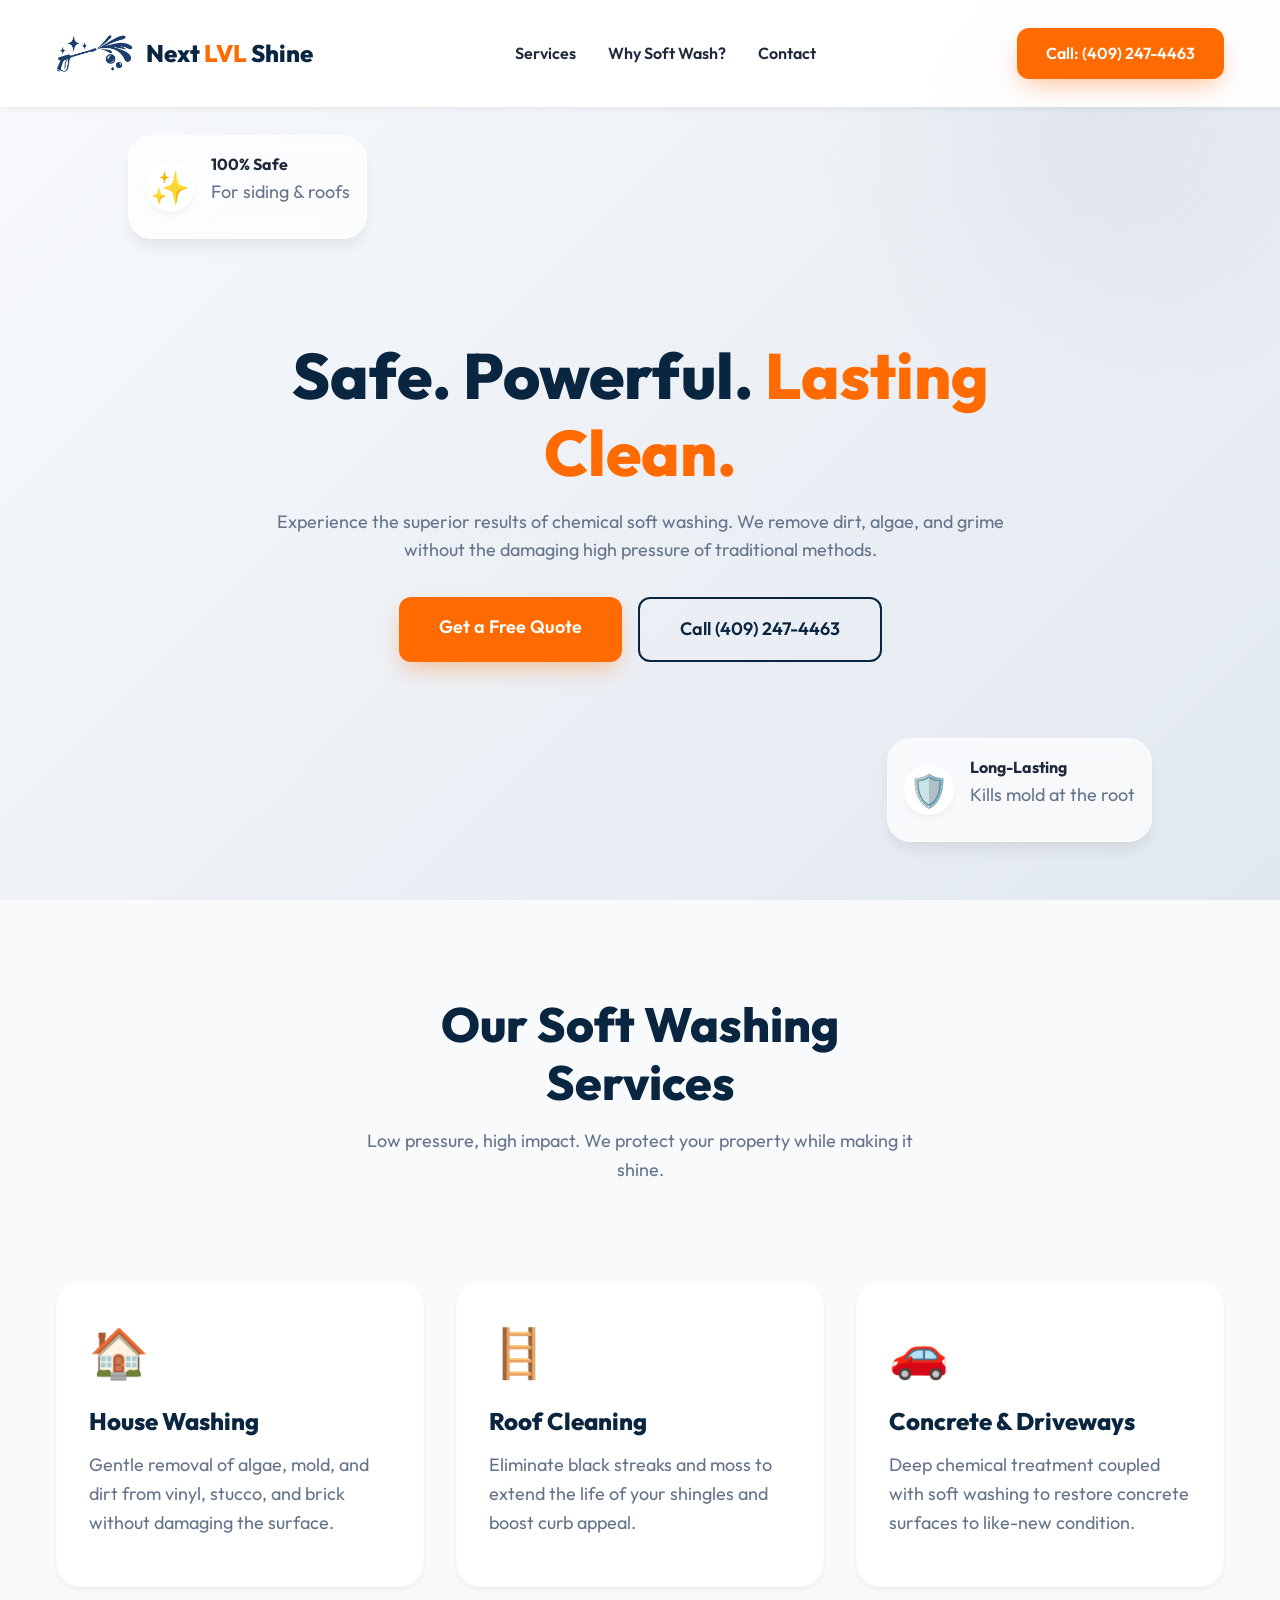
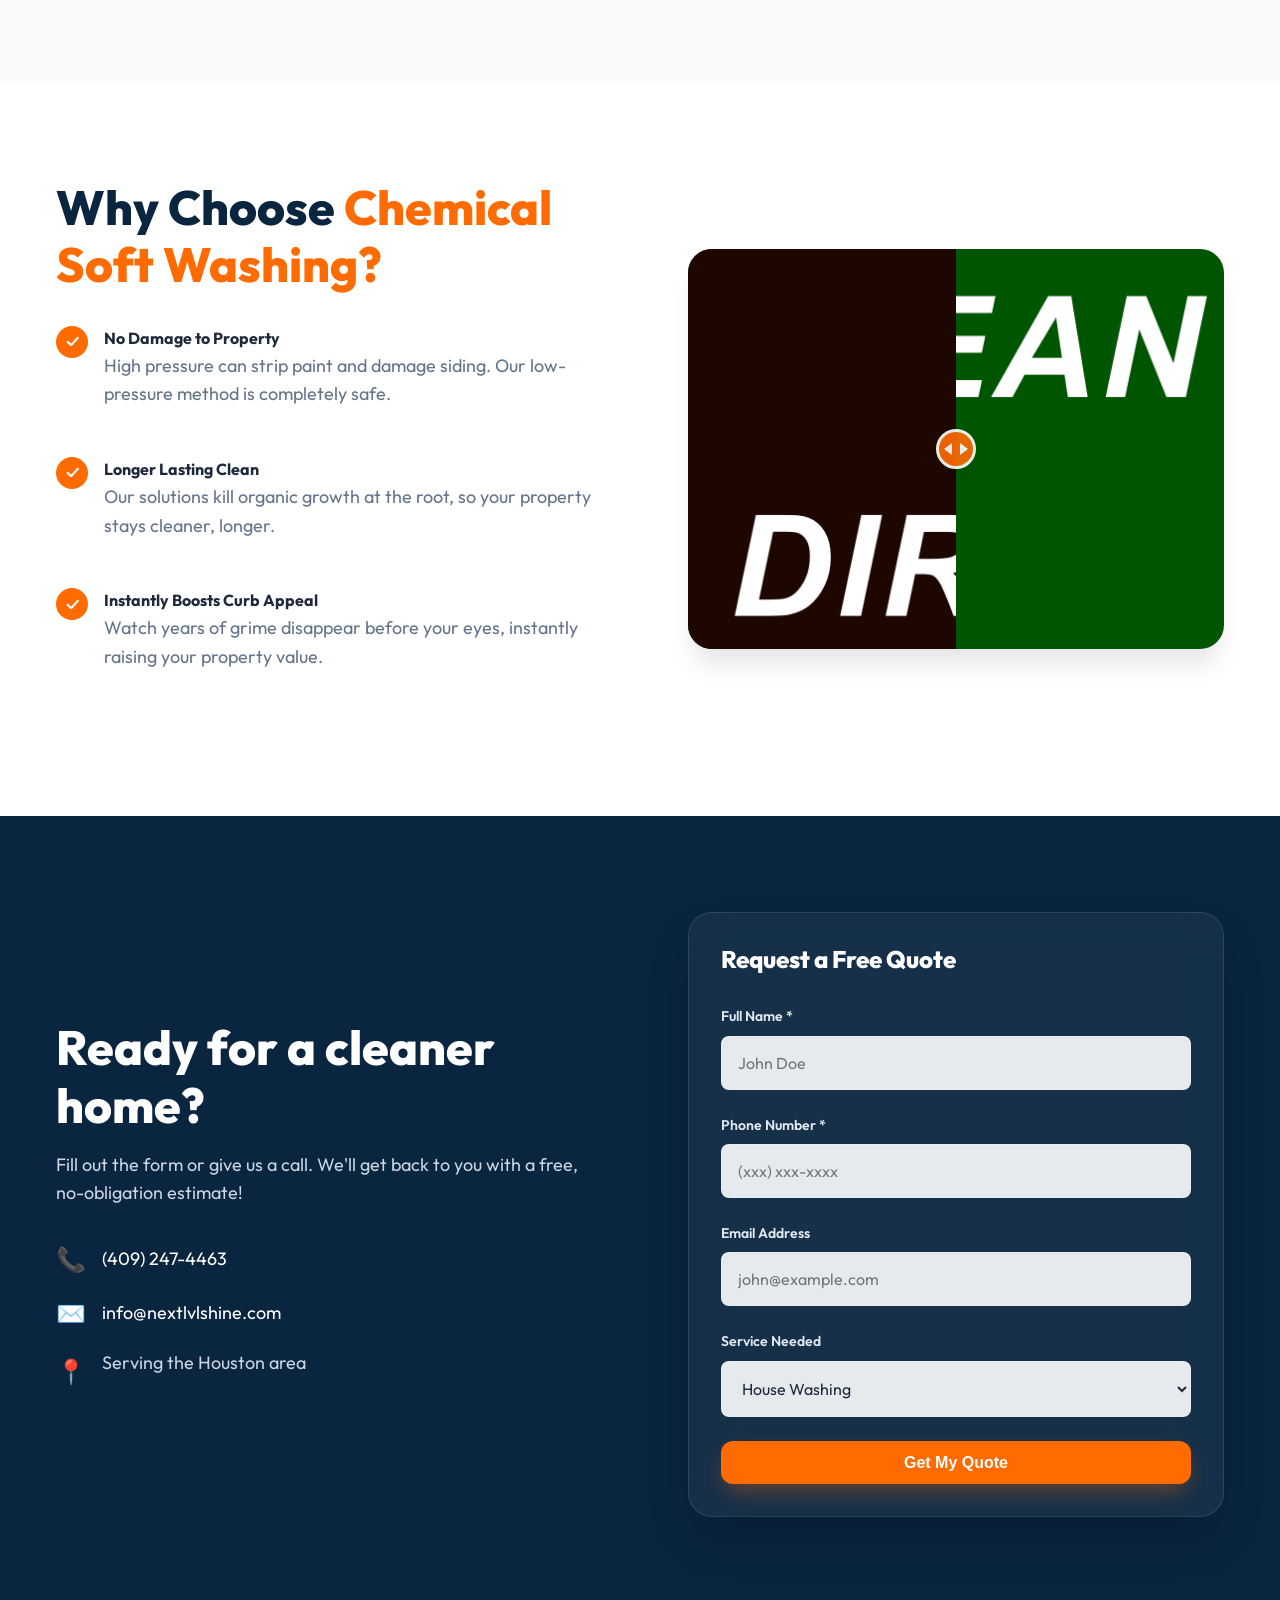
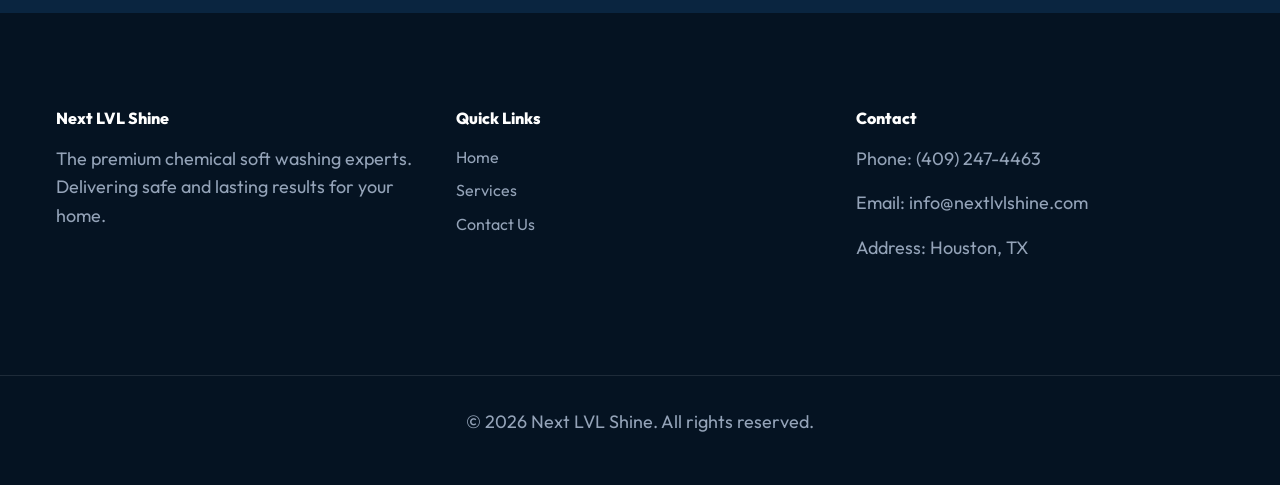
<file: index.html>
<!DOCTYPE html>
<html lang="en">
<head>
    <meta charset="UTF-8">
    <meta name="viewport" content="width=device-width, initial-scale=1.0">
    <title>Next LVL Shine | Soft Washing Services</title>
    <meta name="description" content="Professional chemical low pressure washing services. Safe, effective, and long-lasting exterior cleaning.">
    
    <!-- Google Fonts -->
    <link rel="preconnect" href="https://fonts.googleapis.com">
    <link rel="preconnect" href="https://fonts.gstatic.com" crossorigin>
    <link href="https://fonts.googleapis.com/css2?family=Outfit:wght@300;400;600;800&display=swap" rel="stylesheet">
    
    <!-- Custom CSS -->
    <link rel="stylesheet" href="css/styles.css">
</head>
<body>

    <!-- Navigation -->
    <nav class="navbar">
        <div class="nav-container">
            <div class="logo">
                <img src="img/nxtlvlshine.svg" alt="Next LVL Shine Logo" class="logo-icon" style="height: 75px; width: auto; margin-right: 5px;">
                <a href="#home"><span class="logo-text">Next <span class="logo-accent"> LVL</span> Shine</span></a>
            </div>
            <div class="nav-links">
                <a href="#services">Services</a>
                <a href="#benefits">Why Soft Wash?</a>
                <a href="#contact">Contact</a>
            </div>
            <a href="tel:+14092474463" class="btn btn-primary pulse-btn nav-cta">
                <span class="cta-text">Call: (409) 247-4463</span>
                <span class="cta-icon">
                    <svg xmlns="http://www.w3.org/2000/svg" viewBox="0 0 24 24" width="20" height="20" fill="currentColor">
                        <path d="M20.01 15.38c-1.23 0-2.42-.2-3.53-.56a.977.977 0 00-1.01.24l-1.57 1.97c-2.83-1.35-5.48-3.9-6.89-6.83l1.95-1.66c.27-.28.35-.67.24-1.02-.37-1.11-.56-2.3-.56-3.53 0-.54-.45-.99-.99-.99H4.19C3.65 3 3 3.24 3 3.99 3 13.28 10.73 21 20.01 21c.71 0 .99-.63.99-1.18v-3.45c0-.54-.45-.99-.99-.99z"/>
                    </svg>
                </span>
            </a>
        </div>
    </nav>

    <!-- Hero Section -->
    <header class="hero" id="home">
        <div class="hero-content fade-in-up">
            <h1>Safe. Powerful. <span class="text-accent">Lasting Clean.</span></h1>
            <p>Experience the superior results of chemical soft washing. We remove dirt, algae, and grime without the damaging high pressure of traditional methods.</p>
            <div class="hero-buttons">
                <a href="#contact" class="btn btn-primary btn-large">Get a Free Quote</a>
                <a href="tel:+14092474463" class="btn btn-outline btn-large">Call (409) 247-4463</a>
            </div>
        </div>
        <div class="hero-graphic fade-in-up delay-1">
            <div class="glass-card hero-badge">
                <span class="badge-icon">✨</span>
                <div>
                    <strong>100% Safe</strong>
                    <p>For siding & roofs</p>
                </div>
            </div>
            <div class="glass-card hero-badge badge-right">
                <span class="badge-icon">🛡️</span>
                <div>
                    <strong>Long-Lasting</strong>
                    <p>Kills mold at the root</p>
                </div>
            </div>
        </div>
    </header>

    <!-- Services Section -->
    <section class="services section-padding" id="services">
        <div class="container text-center section-header fade-in-up">
            <h2>Our Soft Washing Services</h2>
            <p>Low pressure, high impact. We protect your property while making it shine.</p>
        </div>
        <div class="container grid-3">
            <div class="service-card slide-in-left">
                <div class="card-icon">🏠</div>
                <h3>House Washing</h3>
                <p>Gentle removal of algae, mold, and dirt from vinyl, stucco, and brick without damaging the surface.</p>
            </div>
            <div class="service-card slide-in-bottom delay-1">
                <div class="card-icon">🪜</div>
                <h3>Roof Cleaning</h3>
                <p>Eliminate black streaks and moss to extend the life of your shingles and boost curb appeal.</p>
            </div>
            <div class="service-card slide-in-right delay-2">
                <div class="card-icon">🚗</div>
                <h3>Concrete & Driveways</h3>
                <p>Deep chemical treatment coupled with soft washing to restore concrete surfaces to like-new condition.</p>
            </div>
        </div>
    </section>

    <!-- Benefits Section -->
    <section class="benefits section-padding bg-light" id="benefits">
        <div class="container benefits-layout">
            <div class="benefits-text fade-in-up">
                <h2>Why Choose <span class="text-accent">Chemical Soft Washing?</span></h2>
                <ul class="benefits-list">
                    <li>
                        <span class="check-icon">✓</span>
                        <div>
                            <strong>No Damage to Property</strong>
                            <p>High pressure can strip paint and damage siding. Our low-pressure method is completely safe.</p>
                        </div>
                    </li>
                    <li>
                        <span class="check-icon">✓</span>
                        <div>
                            <strong>Longer Lasting Clean</strong>
                            <p>Our solutions kill organic growth at the root, so your property stays cleaner, longer.</p>
                        </div>
                    </li>
                    <li>
                        <span class="check-icon">✓</span>
                        <div>
                            <strong>Instantly Boosts Curb Appeal</strong>
                            <p>Watch years of grime disappear before your eyes, instantly raising your property value.</p>
                        </div>
                    </li>
                </ul>
            </div>
            <div class="benefits-image fade-in-up delay-1">
                <div class="img-comp-container" style="height: 400px; border-radius: var(--border-radius-lg); overflow: hidden; box-shadow: var(--shadow-lg);">
                    <div class="img-comp-img">
                        <img src="img/clean.png" alt="Clean House Surface">
                    </div>
                    <div class="img-comp-img img-comp-overlay">
                        <img src="img/dirty.png" alt="Dirty House Surface">
                    </div>
                </div>
            </div>
        </div>
    </section>

    <!-- Lead Generation Form Section -->
    <section class="contact-section section-padding" id="contact">
        <div class="container contact-container">
            <div class="contact-info fade-in-up">
                <h2>Ready for a cleaner home?</h2>
                <p>Fill out the form or give us a call. We'll get back to you with a free, no-obligation estimate!</p>
                <div class="contact-details">
                    <div class="detail-item">
                        <span class="detail-icon">📞</span>
                        <a href="tel:+14092474463">(409) 247-4463</a>
                    </div>
                    <div class="detail-item">
                        <span class="detail-icon">✉️</span>
                        <a href="mailto:info@nextlvlshine.com">info@nextlvlshine.com</a>
                    </div>
                    <div class="detail-item">
                        <span class="detail-icon">📍</span>
                        <p>Serving the Houston area</p>
                    </div>
                </div>
            </div>
            
            <div class="form-wrapper glass-form fade-in-up delay-1">
                <h3>Request a Free Quote</h3>
                <form id="leadForm" class="lead-form">
                    <div class="form-group">
                        <label for="name">Full Name *</label>
                        <input type="text" id="name" name="name" required placeholder="John Doe">
                    </div>
                    <div class="form-group">
                        <label for="phone">Phone Number *</label>
                        <input type="tel" id="phone" name="phone" required placeholder="(xxx) xxx-xxxx">
                    </div>
                    <div class="form-group">
                        <label for="email">Email Address</label>
                        <input type="email" id="email" name="email" placeholder="john@example.com">
                    </div>
                    <div class="form-group">
                        <label for="service">Service Needed</label>
                        <select id="service" name="service">
                            <option value="house">House Washing</option>
                            <option value="roof">Roof Cleaning</option>
                            <option value="driveway">Driveway/Concrete</option>
                            <option value="other">Other / Not Sure</option>
                        </select>
                    </div>
                    <button type="submit" class="btn btn-primary btn-block btn-submit">Get My Quote</button>
                    <div id="formSuccess" class="form-success hidden">
                        Thanks! We will contact you shortly.
                    </div>
                </form>
            </div>
        </div>
    </section>

    <!-- Footer -->
    <footer class="footer">
        <div class="container footer-content grid-3">
            <div class="footer-col">
                <h4>Next LVL Shine</h4>
                <p>The premium chemical soft washing experts. Delivering safe and lasting results for your home.</p>
            </div>
            <div class="footer-col">
                <h4>Quick Links</h4>
                <ul>
                    <li><a href="#home">Home</a></li>
                    <li><a href="#services">Services</a></li>
                    <li><a href="#contact">Contact Us</a></li>
                </ul>
            </div>
            <div class="footer-col">
                <h4>Contact</h4>
                <p>Phone: <a href="tel:+14092474463">(409) 247-4463</a></p>
                <p>Email: info@nextlvlshine.com</p>
                <p>Address: Houston, TX</p>
            </div>
        </div>
        <div class="footer-bottom">
            <p>&copy; 2026 Next LVL Shine. All rights reserved.</p>
        </div>
    </footer>

    <!-- Custom JS -->
    <script src="js/app.js"></script>
</body>
</html>
</file>
<file: css/styles.css>
/* =========================================
   CSS Variables & Theme Setup
   ========================================= */
:root {
    /* Colors - Light Mode with Deep Blue and Orange */
    --color-primary: #0A2540;      /* Deep Blue */
    --color-primary-light: #1A3E6D;
    --color-accent: #FF6B00;       /* Vibrant Orange */
    --color-accent-hover: #E65A00;
    
    --color-bg-main: #F8FAFC;      /* Off-white fresh background */
    --color-bg-alt: #FFFFFF;       /* Pure white for cards */
    
    --color-text-main: #1E293B;    /* Dark slate for readable text */
    --color-text-muted: #64748B;
    
    /* Typography */
    --font-family: 'Outfit', sans-serif;
    
    /* Spacing & Layout */
    --container-max-width: 1200px;
    --spacing-xs: 0.5rem;
    --spacing-sm: 1rem;
    --spacing-md: 2rem;
    --spacing-lg: 4rem;
    --spacing-xl: 6rem;
    
    /* Borders & Shadows */
    --border-radius-sm: 8px;
    --border-radius-md: 12px;
    --border-radius-lg: 24px;
    
    --shadow-sm: 0 4px 6px -1px rgba(0, 0, 0, 0.05);
    --shadow-md: 0 10px 15px -3px rgba(0, 0, 0, 0.08);
    --shadow-lg: 0 20px 25px -5px rgba(0, 0, 0, 0.1);
    --shadow-accent: 0 10px 25px -5px rgba(255, 107, 0, 0.4);
    
    /* Transitions */
    --transition-fast: 0.2s ease;
    --transition-medium: 0.4s cubic-bezier(0.16, 1, 0.3, 1);
}

/* =========================================
   Reset & Base Styles
   ========================================= */
* {
    margin: 0;
    padding: 0;
    box-sizing: border-box;
}

html {
    scroll-behavior: smooth;
    font-size: 16px;
    overflow-x: hidden;
    width: 100%;
}

body {
    font-family: var(--font-family);
    background-color: var(--color-bg-main);
    color: var(--color-text-main);
    line-height: 1.6;
    overflow-x: hidden;
    width: 100%;
}

a {
    text-decoration: none;
    color: inherit;
}

ul {
    list-style: none;
}

.container {
    max-width: var(--container-max-width);
    margin: 0 auto;
    padding: 0 var(--spacing-sm);
}

.section-padding {
    padding: var(--spacing-xl) 0;
}

.text-center {
    text-align: center;
}

.text-accent {
    color: var(--color-accent);
}

.bg-light {
    background-color: var(--color-bg-alt);
}

.hidden {
    display: none !important;
}

/* =========================================
   Typography
   ========================================= */
h1, h2, h3, h4 {
    color: var(--color-primary);
    line-height: 1.2;
    margin-bottom: var(--spacing-sm);
    font-weight: 800;
}

h1 {
    font-size: clamp(2.5rem, 5vw, 4.5rem);
}

h2 {
    font-size: clamp(2rem, 4vw, 3rem);
}

h3 {
    font-size: 1.5rem;
}

p {
    margin-bottom: var(--spacing-sm);
    color: var(--color-text-muted);
    font-size: 1.125rem;
}

/* =========================================
   Buttons
   ========================================= */
.btn {
    display: inline-block;
    padding: 0.8rem 1.8rem;
    border-radius: var(--border-radius-md);
    font-weight: 600;
    font-size: 1rem;
    cursor: pointer;
    transition: all var(--transition-fast);
    border: none;
    text-align: center;
}

.btn-primary {
    background-color: var(--color-accent);
    color: white;
    box-shadow: var(--shadow-accent);
}

.btn-primary:hover {
    background-color: var(--color-accent-hover);
    transform: translateY(-2px);
    box-shadow: 0 15px 30px -5px rgba(255, 107, 0, 0.5);
}

.btn-outline {
    background-color: transparent;
    border: 2px solid var(--color-primary);
    color: var(--color-primary);
}

.btn-outline:hover {
    background-color: var(--color-primary);
    color: white;
}

.btn-large {
    padding: 1rem 2.5rem;
    font-size: 1.125rem;
}

.btn-block {
    width: 100%;
}

/* Pulse Animation for CTA */
@keyframes pulse {
    0% { transform: scale(1); box-shadow: 0 0 0 0 rgba(255, 107, 0, 0.7); }
    70% { transform: scale(1.02); box-shadow: 0 0 0 15px rgba(255, 107, 0, 0); }
    100% { transform: scale(1); box-shadow: 0 0 0 0 rgba(255, 107, 0, 0); }
}

.pulse-btn {
    animation: pulse 2s infinite;
}

.nav-cta .cta-icon {
    display: none;
}

/* =========================================
   Navigation
   ========================================= */
.navbar {
    position: fixed;
    top: 0;
    left: 0;
    width: 100%;
    background-color: rgba(255, 255, 255, 0.95);
    backdrop-filter: blur(10px);
    z-index: 1000;
    box-shadow: var(--shadow-sm);
    padding: 1rem 0;
}

.nav-container {
    max-width: var(--container-max-width);
    margin: 0 auto;
    padding: 0 var(--spacing-sm);
    display: flex;
    justify-content: space-between;
    align-items: center;
}

.logo {
    display: flex;
    align-items: center;
    gap: 0.5rem;
    font-size: 1.5rem;
    font-weight: 800;
    color: var(--color-primary);
}

.logo-accent {
    color: var(--color-accent);
}

.nav-links {
    display: flex;
    gap: 2rem;
}

.nav-links a {
    font-weight: 600;
    color: var(--color-text-main);
    transition: color var(--transition-fast);
}

.nav-links a:hover {
    color: var(--color-accent);
}

/* =========================================
   Hero Section
   ========================================= */
.hero {
    min-height: 100vh;
    padding-top: 100px; /* Offset for navbar */
    display: flex;
    align-items: center;
    justify-content: center;
    background: linear-gradient(135deg, var(--color-bg-main) 0%, #E2E8F0 100%);
    position: relative;
    overflow: hidden;
}

.hero::before {
    content: '';
    position: absolute;
    top: -20%;
    right: -10%;
    width: 600px;
    height: 600px;
    border-radius: 50%;
    background: radial-gradient(circle, rgba(10,37,64,0.05) 0%, rgba(255,255,255,0) 70%);
    z-index: 0;
}

.hero-content {
    max-width: 800px;
    text-align: center;
    position: relative;
    z-index: 1;
    padding: 0 1rem;
}

.hero-buttons {
    display: flex;
    gap: 1rem;
    justify-content: center;
    margin-top: var(--spacing-md);
}

.hero-graphic {
    position: absolute;
    width: 100%;
    height: 100%;
    top: 0;
    left: 0;
    pointer-events: none;
    z-index: 0;
}

.glass-card {
    background: rgba(255, 255, 255, 0.7);
    backdrop-filter: blur(10px);
    border: 1px solid rgba(255, 255, 255, 0.5);
    border-radius: var(--border-radius-lg);
    padding: 1rem;
    display: flex;
    align-items: center;
    gap: 1rem;
    box-shadow: var(--shadow-md);
}

.hero-badge {
    position: absolute;
    top: 15%;
    left: 10%;
    animation: float 6s ease-in-out infinite;
}

.badge-right {
    top: 82%;
    left: auto;
    right: 10%;
    animation-delay: -3s;
}

.badge-icon {
    font-size: 2rem;
    background: white;
    width: 50px;
    height: 50px;
    display: flex;
    align-items: center;
    justify-content: center;
    border-radius: 50%;
    box-shadow: var(--shadow-sm);
}

@keyframes float {
    0% { transform: translateY(0px); }
    50% { transform: translateY(-20px); }
    100% { transform: translateY(0px); }
}

/* =========================================
   Services Section
   ========================================= */
.grid-3 {
    display: grid;
    grid-template-columns: repeat(auto-fit, minmax(300px, 1fr));
    gap: var(--spacing-md);
}

.section-header {
    margin-bottom: var(--spacing-xl);
    max-width: 600px;
    margin-left: auto;
    margin-right: auto;
}

.service-card {
    background: var(--color-bg-alt);
    padding: var(--spacing-md);
    border-radius: var(--border-radius-lg);
    box-shadow: var(--shadow-sm);
    transition: transform var(--transition-medium), box-shadow var(--transition-medium);
    border: 1px solid rgba(0,0,0,0.02);
}

.service-card:hover {
    transform: translateY(-10px);
    box-shadow: var(--shadow-lg);
    border-color: var(--color-accent);
}

.card-icon {
    font-size: 3rem;
    margin-bottom: var(--spacing-sm);
    color: var(--color-primary);
}

/* =========================================
   Benefits Section
   ========================================= */
.benefits-layout {
    display: grid;
    grid-template-columns: 1fr 1fr;
    gap: var(--spacing-xl);
    align-items: center;
}

.benefits-list {
    margin-top: var(--spacing-md);
}

.benefits-list li {
    display: flex;
    gap: 1rem;
    margin-bottom: var(--spacing-md);
}

.check-icon {
    background: var(--color-accent);
    color: white;
    width: 32px;
    height: 32px;
    border-radius: 50%;
    display: flex;
    align-items: center;
    justify-content: center;
    flex-shrink: 0;
    font-weight: bold;
}

.image-placeholder {
    width: 100%;
    height: 400px;
    background: linear-gradient(45deg, #CBD5E1, #94A3B8);
    border-radius: var(--border-radius-lg);
    display: flex;
    align-items: center;
    justify-content: center;
    color: white;
    font-weight: bold;
    box-shadow: var(--shadow-lg);
}

/* =========================================
   Contact & Lead Form Section
   ========================================= */
.contact-section {
    background-color: var(--color-primary);
    color: white;
    position: relative;
    overflow: hidden;
}

.contact-section h2 {
    color: white;
}

.contact-section p {
    color: #CBD5E1;
}

.contact-container {
    display: grid;
    grid-template-columns: 1fr 1fr;
    gap: var(--spacing-xl);
    align-items: center;
}

.contact-details {
    margin-top: var(--spacing-md);
}

.detail-item {
    display: flex;
    align-items: center;
    gap: 1rem;
    margin-bottom: var(--spacing-sm);
    font-size: 1.125rem;
}

.detail-icon {
    font-size: 1.5rem;
}

.glass-form {
    background: rgba(255, 255, 255, 0.05);
    backdrop-filter: blur(20px);
    border: 1px solid rgba(255, 255, 255, 0.1);
    padding: var(--spacing-md);
    border-radius: var(--border-radius-lg);
    box-shadow: 0 25px 50px -12px rgba(0, 0, 0, 0.25);
}

.glass-form h3 {
    color: white;
    margin-bottom: var(--spacing-md);
}

.form-group {
    margin-bottom: 1.5rem;
}

.form-group label {
    display: block;
    margin-bottom: 0.5rem;
    font-size: 0.875rem;
    color: #E2E8F0;
    font-weight: 600;
}

.form-group input,
.form-group select {
    width: 100%;
    padding: 1rem;
    border-radius: var(--border-radius-sm);
    border: 1px solid rgba(255, 255, 255, 0.2);
    background: rgba(255, 255, 255, 0.9);
    color: var(--color-text-main);
    font-family: inherit;
    font-size: 1rem;
    transition: all var(--transition-fast);
}

.form-group input:focus,
.form-group select:focus {
    outline: none;
    border-color: var(--color-accent);
    box-shadow: 0 0 0 3px rgba(255, 107, 0, 0.3);
}

.form-success {
    margin-top: 1rem;
    padding: 1rem;
    background-color: rgba(34, 197, 94, 0.2);
    border: 1px solid #22c55e;
    color: #4ade80;
    border-radius: var(--border-radius-sm);
    text-align: center;
}

/* =========================================
   Footer
   ========================================= */
.footer {
    background-color: #051322;
    color: white;
    padding-top: var(--spacing-xl);
}

.footer h4 {
    color: white;
}

.footer p {
    color: #94A3B8;
}

.footer-col ul li {
    margin-bottom: 0.5rem;
}

.footer-col ul li a {
    color: #94A3B8;
    transition: color var(--transition-fast);
}

.footer-col ul li a:hover {
    color: var(--color-accent);
}

.footer-bottom {
    text-align: center;
    padding: var(--spacing-md) 0;
    margin-top: var(--spacing-xl);
    border-top: 1px solid rgba(255, 255, 255, 0.1);
}

/* =========================================
   Animations (Intersection Observer)
   ========================================= */
.fade-in-up {
    opacity: 0;
    transform: translateY(30px);
    transition: opacity 0.8s ease-out, transform 0.8s ease-out;
}

.slide-in-left {
    opacity: 0;
    transform: translateX(-50px);
    transition: opacity 0.8s ease-out, transform 0.8s ease-out;
}

.slide-in-right {
    opacity: 0;
    transform: translateX(50px);
    transition: opacity 0.8s ease-out, transform 0.8s ease-out;
}

.slide-in-bottom {
    opacity: 0;
    transform: translateY(50px);
    transition: opacity 0.8s ease-out, transform 0.8s ease-out;
}

.is-visible {
    opacity: 1;
    transform: translate(0);
}

.delay-1 { transition-delay: 0.2s; }
.delay-2 { transition-delay: 0.4s; }

/* =========================================
   Responsive Design
   ========================================= */
@media (max-width: 992px) {
    .benefits-layout,
    .contact-container {
        grid-template-columns: 1fr;
    }
}



@media (max-width: 768px) {
    .hero-badge {
        display: none; /* Hide floating badges on phone screens */
    }
    
    .nav-links {
        display: none; /* simple mobile nav - can expand with hamburger if needed */
    }
    
    .hero-buttons {
        flex-direction: column;
    }
    
    .section-padding {
        padding: var(--spacing-lg) 0;
    }
    
    .nav-cta {
        padding: 0.6rem 1rem;
        border-radius: 50px;
        display: flex;
        align-items: center;
        justify-content: center;
    }
    
    .nav-cta .cta-text {
        display: none;
    }
    
    .nav-cta .cta-icon {
        display: inline-block;
        font-size: 1.2rem;
    }
}

/* =========================================
   Before/After Slider
   ========================================= */
.img-comp-container {
    position: relative;
    width: 100%;
    height: 100%;
    overflow: hidden;
}

.img-comp-img {
    position: absolute;
    width: 100%;
    height: 100%;
    overflow: hidden;
    top: 0;
    left: 0;
}

.img-comp-img img {
    display: block;
    width: 100%;
    height: 100%;
    object-fit: cover;
    object-position: center;
}

.img-comp-slider {
    position: absolute;
    z-index: 9;
    cursor: ew-resize;
    width: 40px;
    height: 40px;
    background-color: var(--color-accent);
    opacity: 0.9;
    border-radius: 50%;
    border: 3px solid white;
    box-shadow: var(--shadow-md);
    display: flex;
    justify-content: center;
    align-items: center;
}
.img-comp-slider::before,
.img-comp-slider::after {
    content: '';
    display: block;
    width: 0;
    height: 0;
    border-top: 6px solid transparent;
    border-bottom: 6px solid transparent;
}
.img-comp-slider::before {
    border-right: 8px solid white;
    margin-right: 4px;
}
.img-comp-slider::after {
    border-left: 8px solid white;
    margin-left: 4px;
}
</file>
